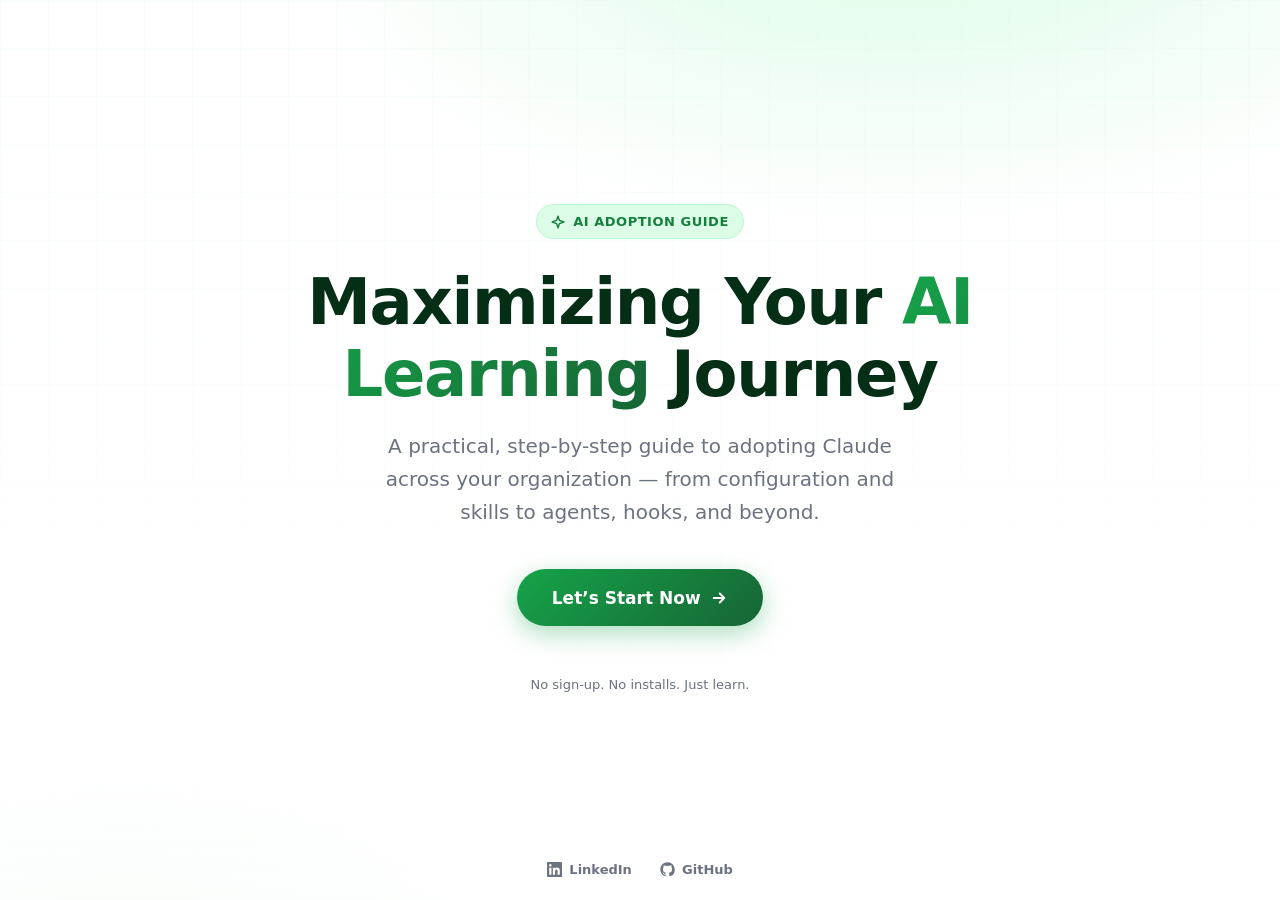
<file: index.html>
<!DOCTYPE html>
<html lang="en">
<head>
  <meta charset="UTF-8">
  <meta name="viewport" content="width=device-width, initial-scale=1.0">
  <title>Maximizing Your AI Learning Journey</title>
  <link rel="stylesheet" href="assets/css/base.css">
  <link rel="stylesheet" href="assets/css/home.css">
</head>
<body>

  <main class="hero">
    <!-- decorative vector grid -->
    <svg class="hero__grid" aria-hidden="true" xmlns="http://www.w3.org/2000/svg" width="100%" height="100%">
      <defs>
        <pattern id="grid" width="48" height="48" patternUnits="userSpaceOnUse">
          <path d="M 48 0 L 0 0 0 48" fill="none" stroke="#dcfce7" stroke-width="1"/>
        </pattern>
        <linearGradient id="fade" x1="0" y1="0" x2="0" y2="1">
          <stop offset="0%" stop-color="white" stop-opacity="0"/>
          <stop offset="100%" stop-color="white" stop-opacity="1"/>
        </linearGradient>
      </defs>
      <rect width="100%" height="100%" fill="url(#grid)"/>
      <rect width="100%" height="100%" fill="url(#fade)"/>
    </svg>

    <div class="hero__content">
      <span class="hero__badge">
        <svg width="14" height="14" viewBox="0 0 24 24" fill="none" stroke="currentColor" stroke-width="2.5" stroke-linecap="round" stroke-linejoin="round" aria-hidden="true">
          <path d="M12 2l2.4 7.2L22 12l-7.6 2.8L12 22l-2.4-7.2L2 12l7.6-2.8z"/>
        </svg>
        AI Adoption Guide
      </span>

      <h1 class="hero__title">Maximizing Your <em>AI Learning</em> Journey</h1>

      <p class="hero__subtitle">
        A practical, step-by-step guide to adopting Claude across your organization —
        from configuration and skills to agents, hooks, and beyond.
      </p>

      <a class="hero__cta" href="tutorial.html">
        Let&rsquo;s Start Now
        <svg width="18" height="18" viewBox="0 0 24 24" fill="none" stroke="currentColor" stroke-width="2.5" stroke-linecap="round" stroke-linejoin="round" aria-hidden="true">
          <path d="M5 12h14M13 6l6 6-6 6"/>
        </svg>
      </a>

      <p class="hero__footnote">No sign-up. No installs. Just learn.</p>
    </div>

    <footer class="hero__footer">
      <a href="https://linkedin.com/in/khalidfarhan" target="_blank" rel="noopener">
        <svg width="15" height="15" viewBox="0 0 24 24" fill="currentColor" aria-hidden="true">
          <path d="M20.45 20.45h-3.55v-5.57c0-1.33-.02-3.04-1.85-3.04-1.85 0-2.14 1.45-2.14 2.94v5.67H9.36V9h3.41v1.56h.05c.47-.9 1.63-1.85 3.36-1.85 3.6 0 4.26 2.37 4.26 5.45v6.29zM5.34 7.43a2.06 2.06 0 1 1 0-4.12 2.06 2.06 0 0 1 0 4.12zM7.11 20.45H3.56V9h3.55v11.45zM22.22 0H1.77C.79 0 0 .77 0 1.72v20.55C0 23.22.79 24 1.77 24h20.45c.98 0 1.78-.78 1.78-1.73V1.72C24 .77 23.2 0 22.22 0z"/>
        </svg>
        LinkedIn
      </a>
      <a href="https://github.com/khalidfo/ai-learning-journe" target="_blank" rel="noopener">
        <svg width="15" height="15" viewBox="0 0 24 24" fill="currentColor" aria-hidden="true">
          <path d="M12 .5C5.65.5.5 5.65.5 12c0 5.08 3.29 9.39 7.86 10.91.58.11.79-.25.79-.56 0-.27-.01-1.17-.02-2.12-3.2.7-3.88-1.36-3.88-1.36-.52-1.33-1.28-1.68-1.28-1.68-1.04-.71.08-.7.08-.7 1.15.08 1.76 1.19 1.76 1.19 1.03 1.76 2.7 1.25 3.35.96.1-.75.4-1.25.72-1.54-2.55-.29-5.24-1.28-5.24-5.69 0-1.26.45-2.29 1.19-3.09-.12-.29-.52-1.46.11-3.05 0 0 .97-.31 3.17 1.18a11.1 11.1 0 0 1 2.89-.39c.98 0 1.97.13 2.89.39 2.2-1.49 3.16-1.18 3.16-1.18.63 1.59.24 2.76.12 3.05.74.8 1.19 1.83 1.19 3.09 0 4.42-2.7 5.39-5.26 5.68.41.35.78 1.05.78 2.12 0 1.53-.01 2.76-.01 3.14 0 .31.2.67.8.56A10.52 10.52 0 0 0 23.5 12C23.5 5.65 18.35.5 12 .5z"/>
        </svg>
        GitHub
      </a>
    </footer>
  </main>

</body>
</html>
</file>
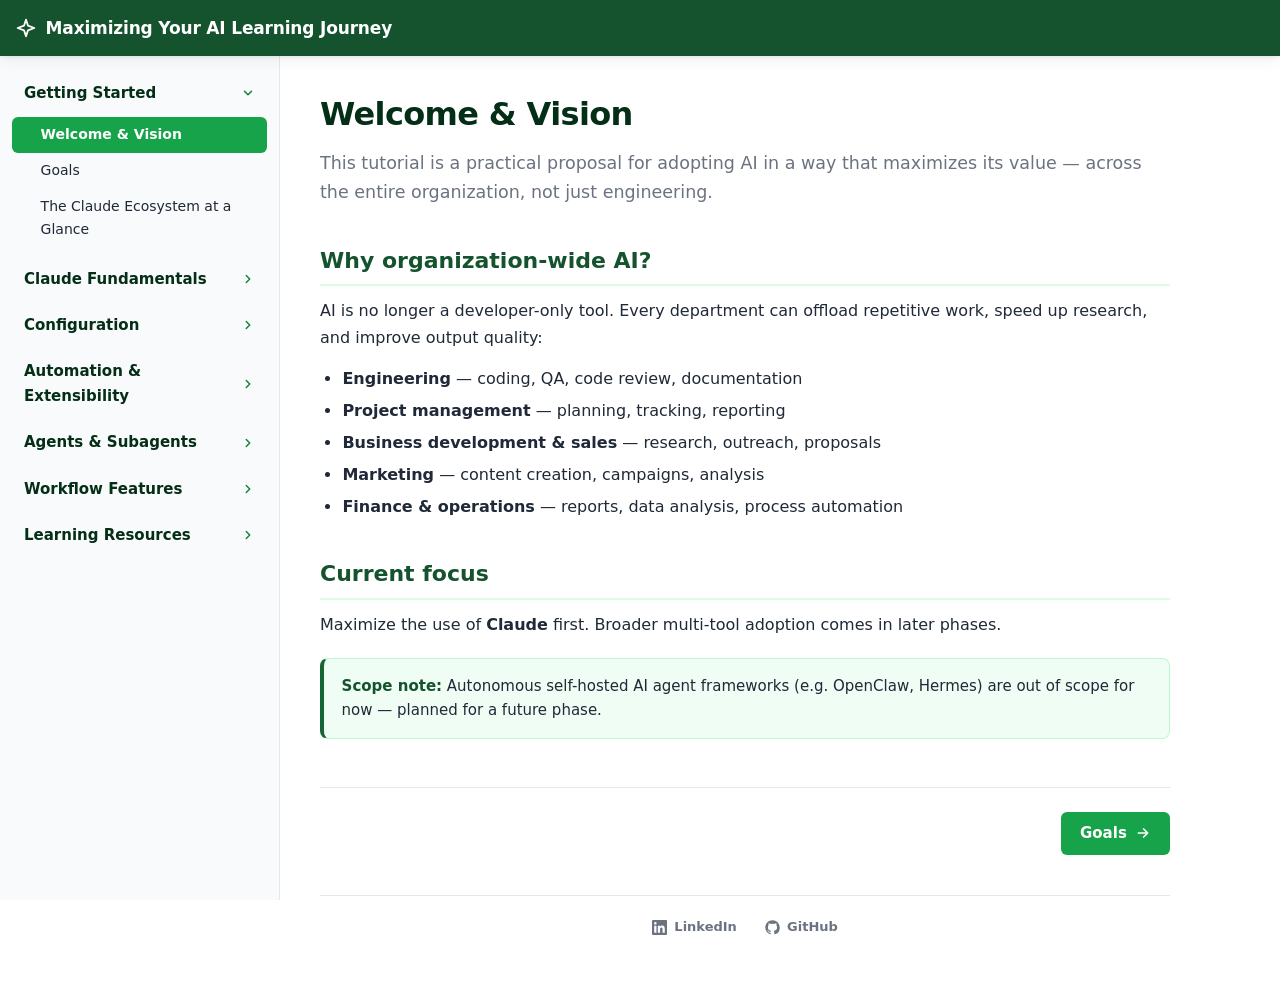
<file: tutorial.html>
<!DOCTYPE html>
<html lang="en">
<head>
  <meta charset="UTF-8">
  <meta name="viewport" content="width=device-width, initial-scale=1.0">
  <title>Tutorial — Maximizing Your AI Learning Journey</title>
  <link rel="stylesheet" href="assets/css/base.css">
  <link rel="stylesheet" href="assets/css/tutorial.css">
</head>
<body>

  <!-- Top bar -->
  <header class="topbar">
    <button class="topbar__toggle" id="navToggle" aria-label="Toggle menu" aria-expanded="false">
      <svg width="22" height="22" viewBox="0 0 24 24" fill="none" stroke="currentColor" stroke-width="2.2" stroke-linecap="round" aria-hidden="true">
        <path d="M4 6h16M4 12h16M4 18h16"/>
      </svg>
    </button>
    <a class="topbar__brand" href="index.html">
      <svg width="20" height="20" viewBox="0 0 24 24" fill="none" stroke="currentColor" stroke-width="2.2" stroke-linecap="round" stroke-linejoin="round" aria-hidden="true">
        <path d="M12 2l2.4 7.2L22 12l-7.6 2.8L12 22l-2.4-7.2L2 12l7.6-2.8z"/>
      </svg>
      Maximizing Your AI Learning Journey
    </a>
  </header>

  <!-- Sidebar tree (built by nav.js) -->
  <nav class="sidebar" id="sidebar" aria-label="Tutorial topics"></nav>

  <!-- Mobile overlay -->
  <div class="overlay" id="overlay"></div>

  <!-- Content -->
  <main class="content">
    <div class="content__inner">
      <article id="article"><!-- rendered by router.js --></article>
      <nav class="pager" id="pager" aria-label="Previous and next topic"></nav>

      <footer class="content__footer">
        <a href="https://linkedin.com/in/khalidfarhan" target="_blank" rel="noopener">
          <svg width="15" height="15" viewBox="0 0 24 24" fill="currentColor" aria-hidden="true">
            <path d="M20.45 20.45h-3.55v-5.57c0-1.33-.02-3.04-1.85-3.04-1.85 0-2.14 1.45-2.14 2.94v5.67H9.36V9h3.41v1.56h.05c.47-.9 1.63-1.85 3.36-1.85 3.6 0 4.26 2.37 4.26 5.45v6.29zM5.34 7.43a2.06 2.06 0 1 1 0-4.12 2.06 2.06 0 0 1 0 4.12zM7.11 20.45H3.56V9h3.55v11.45zM22.22 0H1.77C.79 0 0 .77 0 1.72v20.55C0 23.22.79 24 1.77 24h20.45c.98 0 1.78-.78 1.78-1.73V1.72C24 .77 23.2 0 22.22 0z"/>
          </svg>
          LinkedIn
        </a>
        <a href="https://github.com/khalidfo/ai-learning-journe" target="_blank" rel="noopener">
          <svg width="15" height="15" viewBox="0 0 24 24" fill="currentColor" aria-hidden="true">
            <path d="M12 .5C5.65.5.5 5.65.5 12c0 5.08 3.29 9.39 7.86 10.91.58.11.79-.25.79-.56 0-.27-.01-1.17-.02-2.12-3.2.7-3.88-1.36-3.88-1.36-.52-1.33-1.28-1.68-1.28-1.68-1.04-.71.08-.7.08-.7 1.15.08 1.76 1.19 1.76 1.19 1.03 1.76 2.7 1.25 3.35.96.1-.75.4-1.25.72-1.54-2.55-.29-5.24-1.28-5.24-5.69 0-1.26.45-2.29 1.19-3.09-.12-.29-.52-1.46.11-3.05 0 0 .97-.31 3.17 1.18a11.1 11.1 0 0 1 2.89-.39c.98 0 1.97.13 2.89.39 2.2-1.49 3.16-1.18 3.16-1.18.63 1.59.24 2.76.12 3.05.74.8 1.19 1.83 1.19 3.09 0 4.42-2.7 5.39-5.26 5.68.41.35.78 1.05.78 2.12 0 1.53-.01 2.76-.01 3.14 0 .31.2.67.8.56A10.52 10.52 0 0 0 23.5 12C23.5 5.65 18.35.5 12 .5z"/>
          </svg>
          GitHub
        </a>
      </footer>
    </div>
  </main>

  <script src="assets/js/topics.js"></script>
  <script src="assets/js/nav.js"></script>
  <script src="assets/js/router.js"></script>
</body>
</html>
</file>
<file: assets/css/base.css>
/* ============================================
   base.css — reset, variables, shared styles
   ============================================ */

/* ---- Reset ---- */
*,
*::before,
*::after {
  box-sizing: border-box;
  margin: 0;
  padding: 0;
}

html {
  -webkit-text-size-adjust: 100%;
  scroll-behavior: smooth;
}

body {
  font-family: var(--font-sans);
  color: var(--text);
  background: var(--bg);
  line-height: 1.65;
  -webkit-font-smoothing: antialiased;
}

img,
svg {
  max-width: 100%;
  display: block;
}

a {
  color: var(--green-700);
  text-decoration: none;
}

a:hover {
  text-decoration: underline;
}

button {
  font: inherit;
  cursor: pointer;
  border: none;
  background: none;
}

/* ---- Design tokens ---- */
:root {
  /* Green palette */
  --green-950: #052e16;
  --green-900: #14532d;
  --green-800: #166534;
  --green-700: #15803d;
  --green-600: #16a34a;
  --green-500: #22c55e;
  --green-400: #4ade80;
  --green-200: #bbf7d0;
  --green-100: #dcfce7;
  --green-50:  #f0fdf4;

  /* Neutrals */
  --text: #1f2937;
  --text-muted: #6b7280;
  --bg: #ffffff;
  --bg-soft: #f9fafb;
  --border: #e5e7eb;

  /* Typography */
  --font-sans: "Inter", "Segoe UI", system-ui, -apple-system, Roboto,
    "Helvetica Neue", sans-serif;
  --font-mono: "Cascadia Code", "JetBrains Mono", Consolas, "Courier New",
    monospace;

  /* Layout */
  --sidebar-width: 280px;
  --topbar-height: 56px;
  --radius: 8px;
  --shadow: 0 1px 3px rgba(0, 0, 0, 0.08), 0 4px 14px rgba(0, 0, 0, 0.06);
}

/* ---- Shared components ---- */

code {
  font-family: var(--font-mono);
  font-size: 0.875em;
  background: var(--green-50);
  color: var(--green-900);
  border: 1px solid var(--green-100);
  border-radius: 4px;
  padding: 0.12em 0.4em;
}

pre {
  background: var(--green-950);
  color: var(--green-100);
  border-radius: var(--radius);
  padding: 1rem 1.25rem;
  overflow-x: auto;
  margin: 1rem 0;
  font-size: 0.875rem;
  line-height: 1.6;
}

pre code {
  background: none;
  border: none;
  color: inherit;
  padding: 0;
  font-size: inherit;
}

::selection {
  background: var(--green-200);
}
</file>
<file: assets/css/home.css>
/* ============================================
   home.css — landing page hero
   ============================================ */

.hero {
  min-height: 100vh;
  display: flex;
  flex-direction: column;
  align-items: center;
  justify-content: center;
  text-align: center;
  padding: 2rem 1.5rem;
  position: relative;
  overflow: hidden;
  background:
    radial-gradient(ellipse 80% 60% at 70% -10%, var(--green-100) 0%, transparent 60%),
    radial-gradient(ellipse 60% 50% at 10% 110%, var(--green-50) 0%, transparent 55%),
    var(--bg);
}

/* decorative vector grid */
.hero__grid {
  position: absolute;
  inset: 0;
  pointer-events: none;
  opacity: 0.5;
}

.hero__content {
  position: relative;
  max-width: 780px;
}

.hero__badge {
  display: inline-flex;
  align-items: center;
  gap: 0.5rem;
  font-size: 0.8125rem;
  font-weight: 600;
  letter-spacing: 0.04em;
  text-transform: uppercase;
  color: var(--green-700);
  background: var(--green-100);
  border: 1px solid var(--green-200);
  border-radius: 999px;
  padding: 0.35rem 0.9rem;
  margin-bottom: 1.75rem;
}

.hero__title {
  font-size: clamp(2.25rem, 6vw, 4rem);
  font-weight: 800;
  line-height: 1.12;
  letter-spacing: -0.02em;
  color: var(--green-950);
  margin-bottom: 1.25rem;
}

.hero__title em {
  font-style: normal;
  background: linear-gradient(120deg, var(--green-600), var(--green-800));
  -webkit-background-clip: text;
  background-clip: text;
  color: transparent;
}

.hero__subtitle {
  font-size: clamp(1rem, 2.2vw, 1.25rem);
  color: var(--text-muted);
  max-width: 560px;
  margin: 0 auto 2.5rem;
}

.hero__cta {
  display: inline-flex;
  align-items: center;
  gap: 0.6rem;
  font-size: 1.0625rem;
  font-weight: 600;
  color: #fff;
  background: linear-gradient(135deg, var(--green-600), var(--green-800));
  border-radius: 999px;
  padding: 0.9rem 2.2rem;
  box-shadow: 0 8px 24px rgba(22, 163, 74, 0.35);
  transition: transform 0.15s ease, box-shadow 0.15s ease;
}

.hero__cta:hover {
  text-decoration: none;
  transform: translateY(-2px);
  box-shadow: 0 12px 30px rgba(22, 163, 74, 0.45);
}

.hero__cta svg {
  transition: transform 0.15s ease;
}

.hero__cta:hover svg {
  transform: translateX(4px);
}

.hero__footnote {
  margin-top: 3rem;
  font-size: 0.8125rem;
  color: var(--text-muted);
}

.hero__footer {
  position: absolute;
  left: 0;
  right: 0;
  bottom: 1.25rem;
  display: flex;
  align-items: center;
  justify-content: center;
  gap: 1.75rem;
}

.hero__footer a {
  display: inline-flex;
  align-items: center;
  gap: 0.45rem;
  font-size: 0.8125rem;
  font-weight: 600;
  color: var(--text-muted);
  transition: color 0.15s ease;
}

.hero__footer a:hover {
  color: var(--green-700);
  text-decoration: none;
}
</file>
<file: assets/css/tutorial.css>
/* ============================================
   tutorial.css — sidebar tree + content pane
   ============================================ */

/* ---- Layout shell ---- */
.topbar {
  position: fixed;
  top: 0;
  left: 0;
  right: 0;
  height: var(--topbar-height);
  display: flex;
  align-items: center;
  gap: 0.75rem;
  padding: 0 1rem;
  background: var(--green-900);
  color: #fff;
  z-index: 40;
  box-shadow: var(--shadow);
}

.topbar__brand {
  display: inline-flex;
  align-items: center;
  gap: 0.6rem;
  font-weight: 700;
  font-size: 1.0625rem;
  color: #fff;
  letter-spacing: -0.01em;
}

.topbar__brand:hover {
  text-decoration: none;
  color: var(--green-200);
}

.topbar__toggle {
  display: none;
  color: #fff;
  padding: 0.4rem;
  border-radius: 6px;
}

.topbar__toggle:hover {
  background: var(--green-800);
}

/* ---- Sidebar ---- */
.sidebar {
  position: fixed;
  top: var(--topbar-height);
  bottom: 0;
  left: 0;
  width: var(--sidebar-width);
  overflow-y: auto;
  background: var(--bg-soft);
  border-right: 1px solid var(--border);
  padding: 1rem 0.75rem 3rem;
  z-index: 30;
}

.sidebar__section + .sidebar__section {
  margin-top: 0.25rem;
}

.sidebar__section-btn {
  display: flex;
  align-items: center;
  justify-content: space-between;
  width: 100%;
  text-align: left;
  font-weight: 600;
  font-size: 0.9375rem;
  color: var(--green-950);
  padding: 0.55rem 0.75rem;
  border-radius: 6px;
}

.sidebar__section-btn:hover {
  background: var(--green-100);
}

.sidebar__chevron {
  flex: none;
  transition: transform 0.18s ease;
  color: var(--green-700);
}

.sidebar__section.is-open .sidebar__chevron {
  transform: rotate(90deg);
}

.sidebar__list {
  list-style: none;
  display: none;
  padding: 0.15rem 0 0.4rem;
}

.sidebar__section.is-open .sidebar__list {
  display: block;
}

.sidebar__link {
  display: block;
  font-size: 0.875rem;
  color: var(--text);
  padding: 0.4rem 0.75rem 0.4rem 1.6rem;
  border-radius: 6px;
  border-left: 3px solid transparent;
}

.sidebar__link:hover {
  background: var(--green-100);
  text-decoration: none;
}

.sidebar__link.is-active {
  background: var(--green-600);
  color: #fff;
  font-weight: 600;
}

/* ---- Content pane ---- */
.content {
  margin-left: var(--sidebar-width);
  padding: calc(var(--topbar-height) + 2rem) 2.5rem 4rem;
  min-height: 100vh;
}

.content__inner {
  max-width: 850px;
}

/* Typography inside articles */
.content__inner h1 {
  font-size: 2rem;
  font-weight: 800;
  letter-spacing: -0.02em;
  color: var(--green-950);
  margin-bottom: 0.5rem;
}

.content__inner .lead {
  font-size: 1.0938rem;
  color: var(--text-muted);
  margin-bottom: 1.75rem;
}

.content__inner h2 {
  font-size: 1.375rem;
  font-weight: 700;
  color: var(--green-900);
  margin: 2.25rem 0 0.75rem;
  padding-bottom: 0.35rem;
  border-bottom: 2px solid var(--green-100);
}

.content__inner h3 {
  font-size: 1.0938rem;
  font-weight: 700;
  color: var(--green-800);
  margin: 1.5rem 0 0.5rem;
}

.content__inner p {
  margin-bottom: 0.9rem;
}

.content__inner ul,
.content__inner ol {
  margin: 0 0 1rem 1.4rem;
}

.content__inner li {
  margin-bottom: 0.35rem;
}

/* ---- Tables ---- */
.table-wrap {
  overflow-x: auto;
  margin: 1rem 0 1.5rem;
  border: 1px solid var(--border);
  border-radius: var(--radius);
}

.content__inner table {
  width: 100%;
  border-collapse: collapse;
  font-size: 0.875rem;
  min-width: 560px;
}

.content__inner th {
  background: var(--green-700);
  color: #fff;
  text-align: left;
  font-weight: 600;
  padding: 0.65rem 0.9rem;
  white-space: nowrap;
}

.content__inner td {
  padding: 0.6rem 0.9rem;
  border-top: 1px solid var(--border);
  vertical-align: top;
}

.content__inner tbody tr:nth-child(even) {
  background: var(--green-50);
}

/* ---- Callouts ---- */
.callout {
  display: flex;
  gap: 0.75rem;
  background: var(--green-50);
  border: 1px solid var(--green-200);
  border-left: 4px solid var(--green-600);
  border-radius: var(--radius);
  padding: 0.9rem 1.1rem;
  margin: 1.25rem 0;
  font-size: 0.9375rem;
}

.callout--tip { border-left-color: var(--green-500); }
.callout--note { border-left-color: var(--green-800); }

.callout strong:first-child {
  color: var(--green-900);
}

/* ---- Learn-more box ---- */
.learn-more {
  background: var(--bg-soft);
  border: 1px solid var(--border);
  border-radius: var(--radius);
  padding: 1.1rem 1.3rem;
  margin: 2rem 0 0.5rem;
}

.learn-more h4 {
  font-size: 0.8125rem;
  font-weight: 700;
  text-transform: uppercase;
  letter-spacing: 0.06em;
  color: var(--green-800);
  margin-bottom: 0.6rem;
}

.learn-more ul {
  list-style: none;
  margin: 0;
}

.learn-more li {
  padding-left: 1.5rem;
  position: relative;
  margin-bottom: 0.4rem;
  font-size: 0.9063rem;
}

.learn-more li svg {
  position: absolute;
  left: 0;
  top: 0.28em;
  width: 15px;
  height: 15px;
  color: var(--green-600);
}

.learn-more .src {
  color: var(--text-muted);
  font-size: 0.8125rem;
}

/* ---- Prev / Next ---- */
.pager {
  display: flex;
  justify-content: space-between;
  gap: 1rem;
  margin-top: 3rem;
  padding-top: 1.5rem;
  border-top: 1px solid var(--border);
}

.pager a {
  display: inline-flex;
  align-items: center;
  gap: 0.5rem;
  font-weight: 600;
  font-size: 0.9375rem;
  color: #fff;
  background: var(--green-600);
  border-radius: 6px;
  padding: 0.6rem 1.2rem;
  transition: background 0.15s ease;
}

.pager a:hover {
  background: var(--green-800);
  text-decoration: none;
}

.pager .pager__spacer {
  flex: 1;
}

/* ---- Content footer (social links) ---- */
.content__footer {
  display: flex;
  align-items: center;
  justify-content: center;
  gap: 1.75rem;
  margin-top: 2.5rem;
  padding-top: 1.25rem;
  border-top: 1px solid var(--border);
}

.content__footer a {
  display: inline-flex;
  align-items: center;
  gap: 0.45rem;
  font-size: 0.8125rem;
  font-weight: 600;
  color: var(--text-muted);
  transition: color 0.15s ease;
}

.content__footer a:hover {
  color: var(--green-700);
  text-decoration: none;
}

/* ---- Drawer overlay (mobile) ---- */
.overlay {
  display: none;
  position: fixed;
  inset: var(--topbar-height) 0 0 0;
  background: rgba(0, 0, 0, 0.4);
  z-index: 25;
}

/* ---- Responsive ---- */
@media (max-width: 900px) {
  .topbar__toggle {
    display: inline-flex;
  }

  .sidebar {
    transform: translateX(-100%);
    transition: transform 0.22s ease;
    box-shadow: none;
  }

  body.nav-open .sidebar {
    transform: translateX(0);
    box-shadow: 0 0 30px rgba(0, 0, 0, 0.25);
  }

  body.nav-open .overlay {
    display: block;
  }

  .content {
    margin-left: 0;
    padding: calc(var(--topbar-height) + 1.5rem) 1.25rem 3rem;
  }
}
</file>
